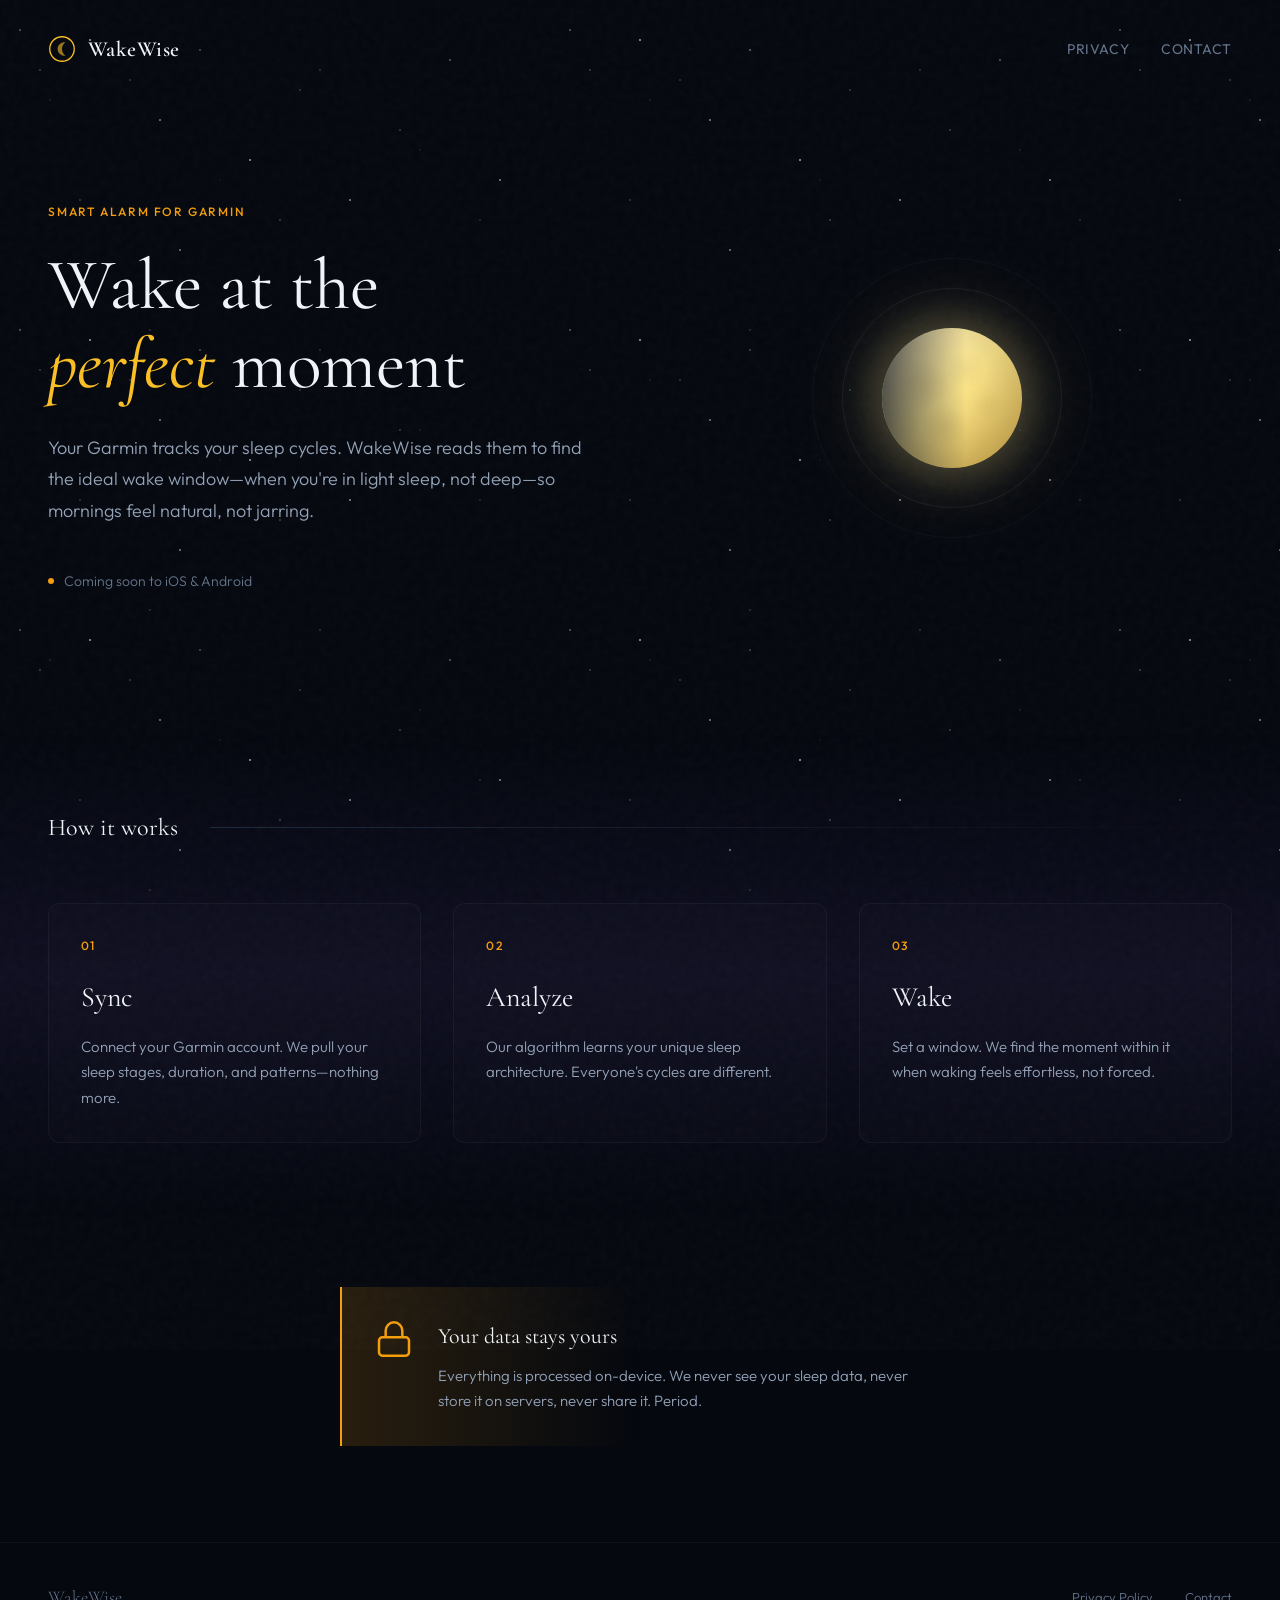
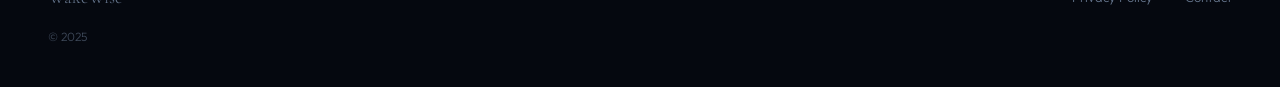
<file: index.html>
<!DOCTYPE html>
<html lang="en">
<head>
    <meta charset="UTF-8">
    <meta name="viewport" content="width=device-width, initial-scale=1.0">
    <title>WakeWise - Smart Sleep Alarm</title>
    <meta name="description" content="WakeWise analyzes your sleep patterns to wake you at the optimal moment, so you feel refreshed every morning.">
    <link rel="stylesheet" href="styles.css">
    <link rel="preconnect" href="https://fonts.googleapis.com">
    <link rel="preconnect" href="https://fonts.gstatic.com" crossorigin>
    <link href="https://fonts.googleapis.com/css2?family=Cormorant+Garamond:ital,wght@0,400;0,600;1,400&family=Outfit:wght@300;400;500&display=swap" rel="stylesheet">
    <link rel="icon" type="image/svg+xml" href="data:image/svg+xml,<svg xmlns='http://www.w3.org/2000/svg' viewBox='0 0 100 100'><text y='.9em' font-size='90'>🌙</text></svg>">
</head>
<body>
    <div class="stars" aria-hidden="true"></div>
    <div class="stars stars--secondary" aria-hidden="true"></div>
    <div class="grain" aria-hidden="true"></div>

    <div class="page-wrapper">
        <header class="header">
            <a href="index.html" class="logo">
                <svg class="logo-moon" viewBox="0 0 32 32" fill="none" xmlns="http://www.w3.org/2000/svg">
                    <circle cx="16" cy="16" r="14" stroke="currentColor" stroke-width="1.5"/>
                    <path d="M20 8C17.5 10 16 13 16 16C16 19 17.5 22 20 24C15 24 11 20.5 11 16C11 11.5 15 8 20 8Z" fill="currentColor" opacity="0.6"/>
                </svg>
                <span class="logo-text">WakeWise</span>
            </a>
            <nav class="nav">
                <a href="privacy-policy.html" class="nav-link">Privacy</a>
                <a href="mailto:justin.ederer@wake-wise.com" class="nav-link">Contact</a>
            </nav>
        </header>

        <main>
            <section class="hero">
                <div class="hero-content">
                    <p class="hero-eyebrow">Smart Alarm for Garmin</p>
                    <h1 class="hero-title">
                        Wake at the<br>
                        <em>perfect</em> moment
                    </h1>
                    <p class="hero-description">
                        Your Garmin tracks your sleep cycles. WakeWise reads them to find the
                        ideal wake window—when you're in light sleep, not deep—so mornings
                        feel natural, not jarring.
                    </p>
                    <div class="hero-status">
                        <span class="status-dot"></span>
                        Coming soon to iOS & Android
                    </div>
                </div>
                <div class="hero-visual">
                    <div class="moon-container">
                        <div class="moon">
                            <div class="moon-glow"></div>
                            <div class="moon-surface"></div>
                            <div class="moon-shadow"></div>
                        </div>
                        <div class="orbit-ring"></div>
                        <div class="orbit-ring orbit-ring--outer"></div>
                    </div>
                </div>
            </section>

            <section class="features">
                <div class="features-header">
                    <h2 class="features-title">How it works</h2>
                    <div class="features-line"></div>
                </div>

                <div class="features-grid">
                    <article class="feature-card">
                        <span class="feature-number">01</span>
                        <h3 class="feature-name">Sync</h3>
                        <p class="feature-text">
                            Connect your Garmin account. We pull your sleep stages,
                            duration, and patterns—nothing more.
                        </p>
                    </article>

                    <article class="feature-card">
                        <span class="feature-number">02</span>
                        <h3 class="feature-name">Analyze</h3>
                        <p class="feature-text">
                            Our algorithm learns your unique sleep architecture.
                            Everyone's cycles are different.
                        </p>
                    </article>

                    <article class="feature-card">
                        <span class="feature-number">03</span>
                        <h3 class="feature-name">Wake</h3>
                        <p class="feature-text">
                            Set a window. We find the moment within it when
                            waking feels effortless, not forced.
                        </p>
                    </article>
                </div>
            </section>

            <section class="principles">
                <div class="principle">
                    <div class="principle-icon">
                        <svg viewBox="0 0 24 24" fill="none" stroke="currentColor" stroke-width="1.5">
                            <rect x="3" y="11" width="18" height="11" rx="2"/>
                            <path d="M7 11V7a5 5 0 0110 0v4"/>
                        </svg>
                    </div>
                    <div class="principle-content">
                        <h3>Your data stays yours</h3>
                        <p>Everything is processed on-device. We never see your sleep data,
                        never store it on servers, never share it. Period.</p>
                    </div>
                </div>
            </section>
        </main>

        <footer class="footer">
            <div class="footer-content">
                <p class="footer-brand">WakeWise</p>
                <nav class="footer-nav">
                    <a href="privacy-policy.html">Privacy Policy</a>
                    <a href="mailto:justin.ederer@wake-wise.com">Contact</a>
                </nav>
            </div>
            <p class="footer-copyright">© 2025</p>
        </footer>
    </div>
</body>
</html>
</file>
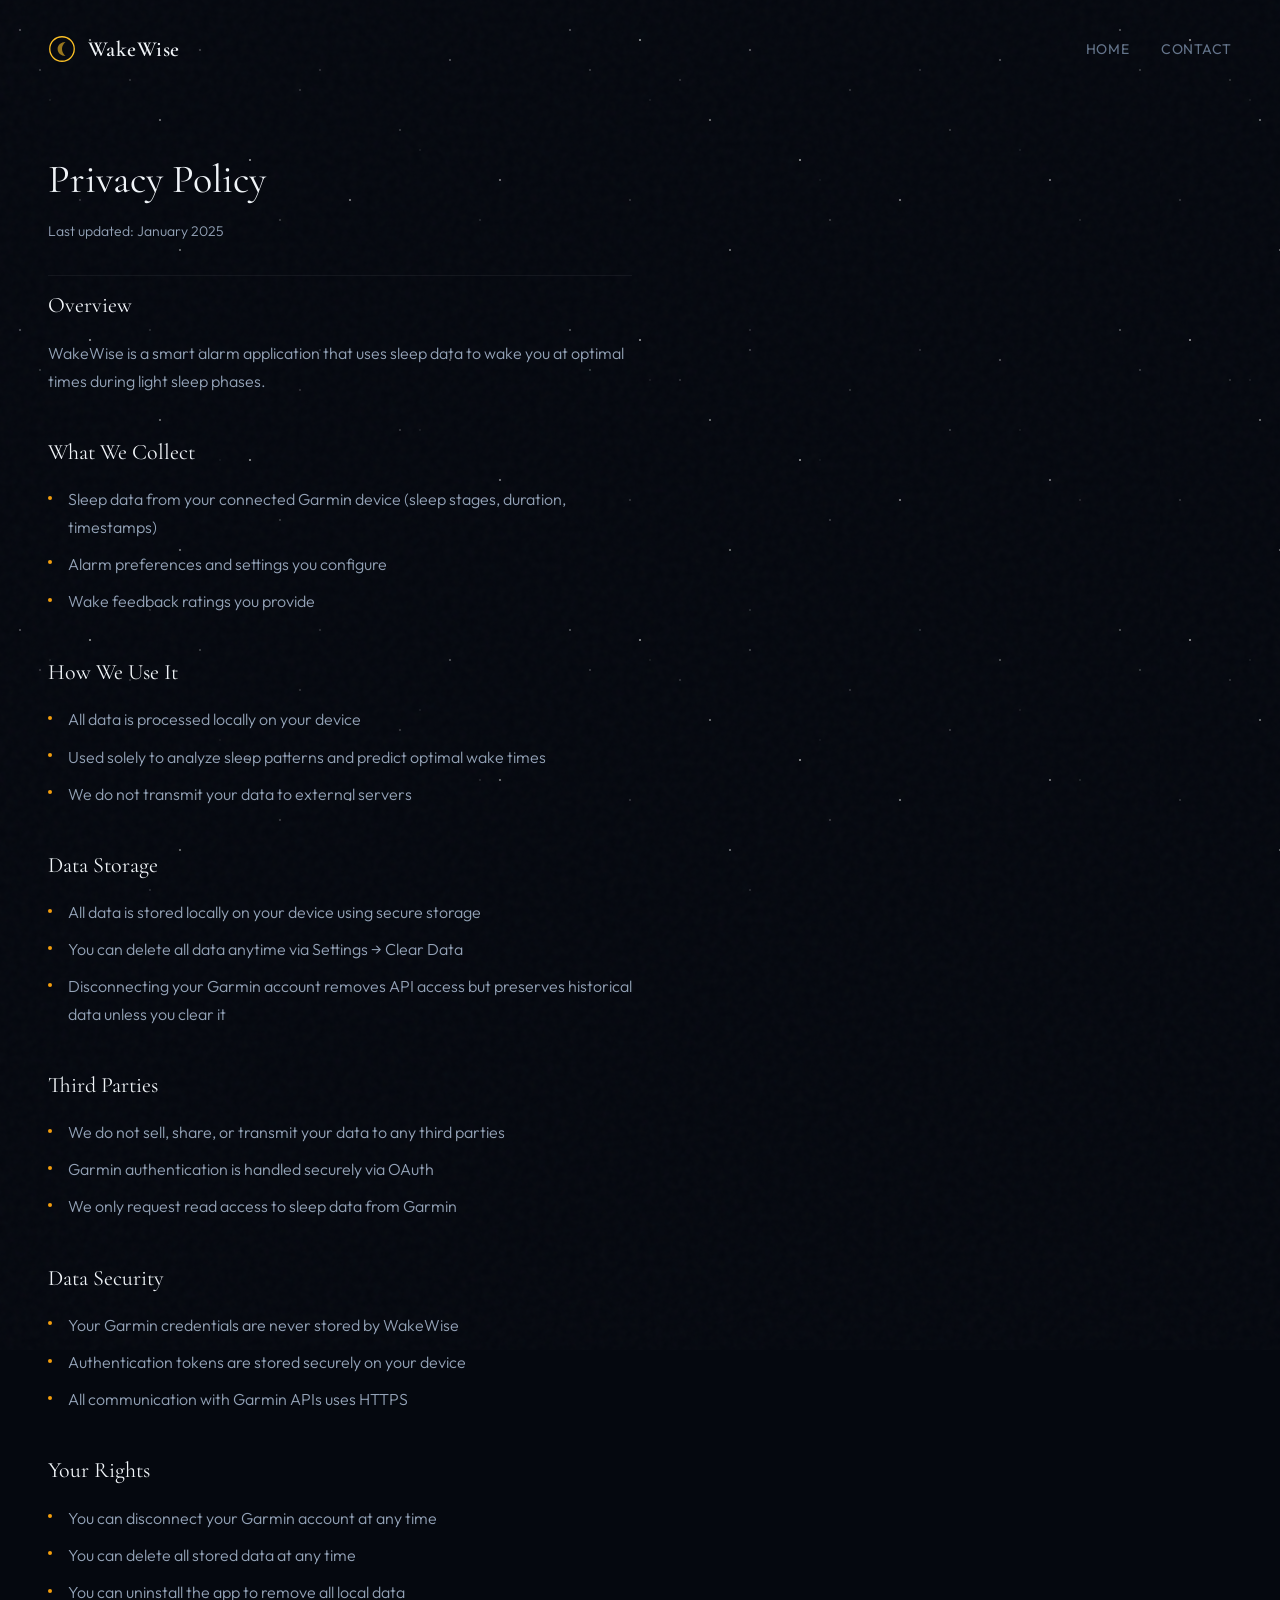
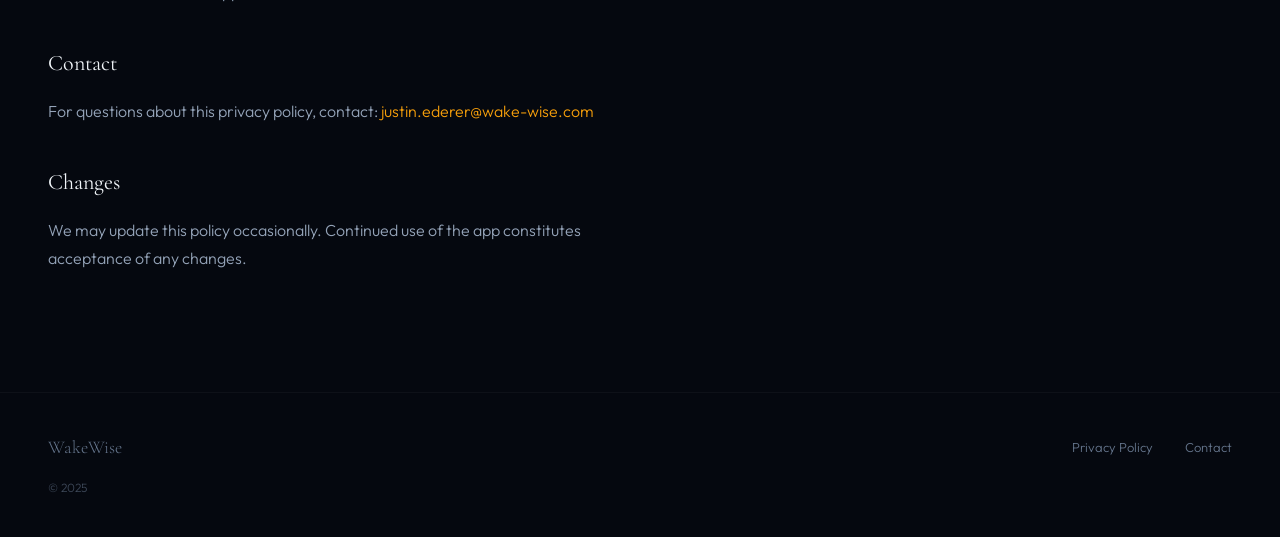
<file: privacy-policy.html>
<!DOCTYPE html>
<html lang="en">
<head>
    <meta charset="UTF-8">
    <meta name="viewport" content="width=device-width, initial-scale=1.0">
    <title>Privacy Policy - WakeWise</title>
    <meta name="description" content="WakeWise Privacy Policy - Learn how we handle your data.">
    <link rel="stylesheet" href="styles.css">
    <link rel="preconnect" href="https://fonts.googleapis.com">
    <link rel="preconnect" href="https://fonts.gstatic.com" crossorigin>
    <link href="https://fonts.googleapis.com/css2?family=Cormorant+Garamond:ital,wght@0,400;0,600;1,400&family=Outfit:wght@300;400;500&display=swap" rel="stylesheet">
    <link rel="icon" type="image/svg+xml" href="data:image/svg+xml,<svg xmlns='http://www.w3.org/2000/svg' viewBox='0 0 100 100'><text y='.9em' font-size='90'>🌙</text></svg>">
</head>
<body>
    <div class="stars" aria-hidden="true"></div>
    <div class="stars stars--secondary" aria-hidden="true"></div>
    <div class="grain" aria-hidden="true"></div>

    <div class="page-wrapper">
        <header class="header">
            <a href="index.html" class="logo">
                <svg class="logo-moon" viewBox="0 0 32 32" fill="none" xmlns="http://www.w3.org/2000/svg">
                    <circle cx="16" cy="16" r="14" stroke="currentColor" stroke-width="1.5"/>
                    <path d="M20 8C17.5 10 16 13 16 16C16 19 17.5 22 20 24C15 24 11 20.5 11 16C11 11.5 15 8 20 8Z" fill="currentColor" opacity="0.6"/>
                </svg>
                <span class="logo-text">WakeWise</span>
            </a>
            <nav class="nav">
                <a href="index.html" class="nav-link">Home</a>
                <a href="mailto:justin.ederer@wake-wise.com" class="nav-link">Contact</a>
            </nav>
        </header>

        <main class="policy-content">
            <h1>Privacy Policy</h1>
            <p class="last-updated">Last updated: January 2025</p>

            <section>
                <h2>Overview</h2>
                <p>WakeWise is a smart alarm application that uses sleep data to wake you at optimal times during light sleep phases.</p>
            </section>

            <section>
                <h2>What We Collect</h2>
                <ul>
                    <li>Sleep data from your connected Garmin device (sleep stages, duration, timestamps)</li>
                    <li>Alarm preferences and settings you configure</li>
                    <li>Wake feedback ratings you provide</li>
                </ul>
            </section>

            <section>
                <h2>How We Use It</h2>
                <ul>
                    <li>All data is processed locally on your device</li>
                    <li>Used solely to analyze sleep patterns and predict optimal wake times</li>
                    <li>We do not transmit your data to external servers</li>
                </ul>
            </section>

            <section>
                <h2>Data Storage</h2>
                <ul>
                    <li>All data is stored locally on your device using secure storage</li>
                    <li>You can delete all data anytime via Settings → Clear Data</li>
                    <li>Disconnecting your Garmin account removes API access but preserves historical data unless you clear it</li>
                </ul>
            </section>

            <section>
                <h2>Third Parties</h2>
                <ul>
                    <li>We do not sell, share, or transmit your data to any third parties</li>
                    <li>Garmin authentication is handled securely via OAuth</li>
                    <li>We only request read access to sleep data from Garmin</li>
                </ul>
            </section>

            <section>
                <h2>Data Security</h2>
                <ul>
                    <li>Your Garmin credentials are never stored by WakeWise</li>
                    <li>Authentication tokens are stored securely on your device</li>
                    <li>All communication with Garmin APIs uses HTTPS</li>
                </ul>
            </section>

            <section>
                <h2>Your Rights</h2>
                <ul>
                    <li>You can disconnect your Garmin account at any time</li>
                    <li>You can delete all stored data at any time</li>
                    <li>You can uninstall the app to remove all local data</li>
                </ul>
            </section>

            <section>
                <h2>Contact</h2>
                <p>For questions about this privacy policy, contact: <a href="mailto:justin.ederer@wake-wise.com">justin.ederer@wake-wise.com</a></p>
            </section>

            <section>
                <h2>Changes</h2>
                <p>We may update this policy occasionally. Continued use of the app constitutes acceptance of any changes.</p>
            </section>
        </main>

        <footer class="footer">
            <div class="footer-content">
                <p class="footer-brand">WakeWise</p>
                <nav class="footer-nav">
                    <a href="privacy-policy.html">Privacy Policy</a>
                    <a href="mailto:justin.ederer@wake-wise.com">Contact</a>
                </nav>
            </div>
            <p class="footer-copyright">© 2025</p>
        </footer>
    </div>
</body>
</html>
</file>
<file: styles.css>
/* ============================================
   WakeWise - Midnight Observatory Theme
   ============================================ */

*, *::before, *::after {
    margin: 0;
    padding: 0;
    box-sizing: border-box;
}

:root {
    /* Night sky palette */
    --void: #05080f;
    --midnight: #0a1020;
    --deep: #101828;
    --slate: #1e293b;

    /* Text */
    --text-bright: #f1f5f9;
    --text-dim: #94a3b8;
    --text-muted: #64748b;

    /* Accent - warm amber for "wake" */
    --amber: #f59e0b;
    --amber-glow: rgba(245, 158, 11, 0.15);
    --amber-soft: #fbbf24;

    /* Celestial accents */
    --nebula: rgba(139, 92, 246, 0.08);
    --star: rgba(255, 255, 255, 0.9);

    /* Typography */
    --font-display: 'Cormorant Garamond', Georgia, serif;
    --font-body: 'Outfit', -apple-system, sans-serif;
}

html {
    font-size: 16px;
    scroll-behavior: smooth;
}

body {
    font-family: var(--font-body);
    background: var(--void);
    color: var(--text-dim);
    line-height: 1.6;
    min-height: 100vh;
    overflow-x: hidden;
    font-weight: 300;
}

/* ============================================
   Animated Star Field
   ============================================ */

.stars {
    position: fixed;
    top: 0;
    left: 0;
    width: 100%;
    height: 100%;
    pointer-events: none;
    z-index: 0;
    background-image:
        radial-gradient(1px 1px at 20px 30px, var(--star), transparent),
        radial-gradient(1px 1px at 40px 70px, rgba(255,255,255,0.6), transparent),
        radial-gradient(1.5px 1.5px at 90px 40px, var(--star), transparent),
        radial-gradient(1px 1px at 130px 80px, rgba(255,255,255,0.5), transparent),
        radial-gradient(1.2px 1.2px at 160px 120px, var(--star), transparent),
        radial-gradient(1px 1px at 200px 50px, rgba(255,255,255,0.7), transparent),
        radial-gradient(1.5px 1.5px at 250px 160px, var(--star), transparent),
        radial-gradient(1px 1px at 300px 90px, rgba(255,255,255,0.5), transparent),
        radial-gradient(1.3px 1.3px at 350px 200px, var(--star), transparent),
        radial-gradient(1px 1px at 400px 130px, rgba(255,255,255,0.6), transparent),
        radial-gradient(1px 1px at 450px 60px, var(--star), transparent),
        radial-gradient(1.4px 1.4px at 500px 180px, rgba(255,255,255,0.8), transparent),
        radial-gradient(1px 1px at 80px 200px, rgba(255,255,255,0.5), transparent),
        radial-gradient(1.2px 1.2px at 180px 250px, var(--star), transparent),
        radial-gradient(1px 1px at 280px 220px, rgba(255,255,255,0.6), transparent);
    background-size: 550px 300px;
    animation: twinkle 8s ease-in-out infinite alternate;
}

.stars--secondary {
    background-image:
        radial-gradient(1px 1px at 50px 100px, rgba(255,255,255,0.4), transparent),
        radial-gradient(1.2px 1.2px at 150px 50px, rgba(255,255,255,0.5), transparent),
        radial-gradient(1px 1px at 220px 180px, rgba(255,255,255,0.3), transparent),
        radial-gradient(1.3px 1.3px at 320px 70px, rgba(255,255,255,0.5), transparent),
        radial-gradient(1px 1px at 420px 150px, rgba(255,255,255,0.4), transparent),
        radial-gradient(1.1px 1.1px at 480px 220px, rgba(255,255,255,0.5), transparent);
    background-size: 600px 280px;
    animation: twinkle 12s ease-in-out infinite alternate-reverse;
    opacity: 0.6;
}

@keyframes twinkle {
    0% { opacity: 0.5; }
    100% { opacity: 1; }
}

/* ============================================
   Grain Texture Overlay
   ============================================ */

.grain {
    position: fixed;
    top: -50%;
    left: -50%;
    right: -50%;
    bottom: -50%;
    width: 200%;
    height: 200%;
    pointer-events: none;
    z-index: 1000;
    opacity: 0.03;
    background-image: url("data:image/svg+xml,%3Csvg viewBox='0 0 256 256' xmlns='http://www.w3.org/2000/svg'%3E%3Cfilter id='noise'%3E%3CfeTurbulence type='fractalNoise' baseFrequency='0.9' numOctaves='4' stitchTiles='stitch'/%3E%3C/filter%3E%3Crect width='100%25' height='100%25' filter='url(%23noise)'/%3E%3C/svg%3E");
    animation: grain 0.5s steps(1) infinite;
}

@keyframes grain {
    0%, 100% { transform: translate(0, 0); }
    10% { transform: translate(-1%, -1%); }
    20% { transform: translate(1%, 1%); }
    30% { transform: translate(-1%, 1%); }
    40% { transform: translate(1%, -1%); }
    50% { transform: translate(-1%, 0%); }
    60% { transform: translate(1%, 0%); }
    70% { transform: translate(0%, 1%); }
    80% { transform: translate(0%, -1%); }
    90% { transform: translate(1%, 1%); }
}

/* ============================================
   Layout
   ============================================ */

.page-wrapper {
    position: relative;
    z-index: 1;
    min-height: 100vh;
    display: flex;
    flex-direction: column;
}

/* ============================================
   Header
   ============================================ */

.header {
    display: flex;
    justify-content: space-between;
    align-items: center;
    padding: 2rem 3rem;
    animation: fadeDown 0.8s ease-out;
}

@keyframes fadeDown {
    from {
        opacity: 0;
        transform: translateY(-12px);
    }
    to {
        opacity: 1;
        transform: translateY(0);
    }
}

.logo {
    display: flex;
    align-items: center;
    gap: 0.75rem;
    text-decoration: none;
    color: var(--text-bright);
}

.logo-moon {
    width: 28px;
    height: 28px;
    color: var(--amber-soft);
    transition: transform 0.4s ease;
}

.logo:hover .logo-moon {
    transform: rotate(-15deg);
}

.logo-text {
    font-family: var(--font-display);
    font-size: 1.35rem;
    font-weight: 600;
    letter-spacing: 0.02em;
}

.nav {
    display: flex;
    gap: 2rem;
}

.nav-link {
    color: var(--text-muted);
    text-decoration: none;
    font-size: 0.875rem;
    font-weight: 400;
    letter-spacing: 0.04em;
    text-transform: uppercase;
    transition: color 0.25s ease;
}

.nav-link:hover {
    color: var(--text-bright);
}

/* ============================================
   Hero Section
   ============================================ */

.hero {
    display: grid;
    grid-template-columns: 1fr 1fr;
    gap: 4rem;
    align-items: center;
    padding: 4rem 3rem 6rem;
    min-height: 70vh;
}

.hero-content {
    max-width: 540px;
}

.hero-eyebrow {
    font-size: 0.75rem;
    font-weight: 500;
    letter-spacing: 0.15em;
    text-transform: uppercase;
    color: var(--amber);
    margin-bottom: 1.5rem;
    animation: fadeUp 0.7s ease-out 0.2s both;
}

@keyframes fadeUp {
    from {
        opacity: 0;
        transform: translateY(20px);
    }
    to {
        opacity: 1;
        transform: translateY(0);
    }
}

.hero-title {
    font-family: var(--font-display);
    font-size: clamp(2.75rem, 6vw, 4.5rem);
    font-weight: 400;
    line-height: 1.1;
    color: var(--text-bright);
    margin-bottom: 1.75rem;
    animation: fadeUp 0.7s ease-out 0.35s both;
}

.hero-title em {
    font-style: italic;
    color: var(--amber-soft);
}

.hero-description {
    font-size: 1.125rem;
    line-height: 1.75;
    color: var(--text-dim);
    margin-bottom: 2.5rem;
    animation: fadeUp 0.7s ease-out 0.5s both;
}

.hero-status {
    display: inline-flex;
    align-items: center;
    gap: 0.625rem;
    font-size: 0.875rem;
    color: var(--text-muted);
    animation: fadeUp 0.7s ease-out 0.65s both;
}

.status-dot {
    width: 6px;
    height: 6px;
    background: var(--amber);
    border-radius: 50%;
    animation: pulse 2s ease-in-out infinite;
}

@keyframes pulse {
    0%, 100% { opacity: 1; box-shadow: 0 0 0 0 var(--amber-glow); }
    50% { opacity: 0.7; box-shadow: 0 0 0 6px transparent; }
}

/* Hero Visual - Moon */
.hero-visual {
    display: flex;
    justify-content: center;
    align-items: center;
    animation: fadeUp 1s ease-out 0.4s both;
}

.moon-container {
    position: relative;
    width: 280px;
    height: 280px;
    display: flex;
    justify-content: center;
    align-items: center;
}

.moon {
    position: relative;
    width: 140px;
    height: 140px;
    border-radius: 50%;
    background: linear-gradient(135deg, #fef3c7 0%, #fde68a 50%, #d4a843 100%);
    box-shadow:
        0 0 60px rgba(253, 230, 138, 0.3),
        0 0 120px rgba(253, 230, 138, 0.15),
        inset -20px -10px 40px rgba(0, 0, 0, 0.15);
    animation: float 6s ease-in-out infinite;
}

@keyframes float {
    0%, 100% { transform: translateY(0); }
    50% { transform: translateY(-10px); }
}

.moon-glow {
    position: absolute;
    inset: -30px;
    border-radius: 50%;
    background: radial-gradient(circle, rgba(253, 230, 138, 0.15) 0%, transparent 70%);
}

.moon-surface {
    position: absolute;
    inset: 0;
    border-radius: 50%;
    background-image:
        radial-gradient(circle at 30% 40%, rgba(0,0,0,0.05) 0%, transparent 20%),
        radial-gradient(circle at 60% 30%, rgba(0,0,0,0.04) 0%, transparent 15%),
        radial-gradient(circle at 45% 70%, rgba(0,0,0,0.06) 0%, transparent 18%),
        radial-gradient(circle at 75% 55%, rgba(0,0,0,0.03) 0%, transparent 12%);
}

.moon-shadow {
    position: absolute;
    inset: 0;
    border-radius: 50%;
    background: linear-gradient(to left, transparent 40%, rgba(10, 16, 32, 0.7) 100%);
}

.orbit-ring {
    position: absolute;
    width: 220px;
    height: 220px;
    border: 1px solid rgba(255, 255, 255, 0.06);
    border-radius: 50%;
    animation: spin 30s linear infinite;
}

.orbit-ring--outer {
    width: 280px;
    height: 280px;
    border-color: rgba(255, 255, 255, 0.03);
    animation-duration: 45s;
    animation-direction: reverse;
}

@keyframes spin {
    from { transform: rotate(0deg); }
    to { transform: rotate(360deg); }
}

/* ============================================
   Features Section
   ============================================ */

.features {
    padding: 5rem 3rem;
    background: linear-gradient(180deg, transparent 0%, var(--nebula) 50%, transparent 100%);
}

.features-header {
    display: flex;
    align-items: center;
    gap: 2rem;
    margin-bottom: 3.5rem;
}

.features-title {
    font-family: var(--font-display);
    font-size: 1.5rem;
    font-weight: 400;
    color: var(--text-bright);
    white-space: nowrap;
}

.features-line {
    flex: 1;
    height: 1px;
    background: linear-gradient(90deg, var(--slate) 0%, transparent 100%);
}

.features-grid {
    display: grid;
    grid-template-columns: repeat(3, 1fr);
    gap: 2rem;
}

.feature-card {
    padding: 2rem;
    border: 1px solid rgba(255, 255, 255, 0.04);
    border-radius: 12px;
    background: rgba(255, 255, 255, 0.01);
    transition: all 0.35s ease;
}

.feature-card:hover {
    border-color: rgba(255, 255, 255, 0.08);
    background: rgba(255, 255, 255, 0.02);
    transform: translateY(-4px);
}

.feature-number {
    display: block;
    font-size: 0.75rem;
    font-weight: 500;
    letter-spacing: 0.1em;
    color: var(--amber);
    margin-bottom: 1.25rem;
}

.feature-name {
    font-family: var(--font-display);
    font-size: 1.75rem;
    font-weight: 400;
    color: var(--text-bright);
    margin-bottom: 0.875rem;
}

.feature-text {
    font-size: 0.9375rem;
    line-height: 1.7;
    color: var(--text-dim);
}

/* ============================================
   Principles Section
   ============================================ */

.principles {
    padding: 4rem 3rem 6rem;
}

.principle {
    display: flex;
    align-items: flex-start;
    gap: 1.5rem;
    max-width: 600px;
    margin: 0 auto;
    padding: 2rem;
    border-left: 2px solid var(--amber);
    background: linear-gradient(90deg, var(--amber-glow) 0%, transparent 50%);
}

.principle-icon {
    flex-shrink: 0;
    width: 40px;
    height: 40px;
    color: var(--amber);
}

.principle-icon svg {
    width: 100%;
    height: 100%;
}

.principle-content h3 {
    font-family: var(--font-display);
    font-size: 1.375rem;
    font-weight: 400;
    color: var(--text-bright);
    margin-bottom: 0.5rem;
}

.principle-content p {
    font-size: 0.9375rem;
    line-height: 1.7;
    color: var(--text-dim);
}

/* ============================================
   Footer
   ============================================ */

.footer {
    margin-top: auto;
    padding: 2.5rem 3rem;
    border-top: 1px solid rgba(255, 255, 255, 0.04);
}

.footer-content {
    display: flex;
    justify-content: space-between;
    align-items: center;
    margin-bottom: 1rem;
}

.footer-brand {
    font-family: var(--font-display);
    font-size: 1.125rem;
    color: var(--text-muted);
}

.footer-nav {
    display: flex;
    gap: 2rem;
}

.footer-nav a {
    color: var(--text-muted);
    text-decoration: none;
    font-size: 0.8125rem;
    transition: color 0.25s ease;
}

.footer-nav a:hover {
    color: var(--text-bright);
}

.footer-copyright {
    font-size: 0.75rem;
    color: var(--text-muted);
    opacity: 0.6;
}

/* ============================================
   Privacy Policy Page
   ============================================ */

.policy-content {
    max-width: 680px;
    padding: 3rem 3rem 5rem;
}

.policy-content h1 {
    font-family: var(--font-display);
    font-size: 2.5rem;
    font-weight: 400;
    color: var(--text-bright);
    margin-bottom: 0.5rem;
}

.last-updated {
    font-size: 0.875rem;
    color: var(--text-muted);
    margin-bottom: 3rem;
    padding-bottom: 2rem;
    border-bottom: 1px solid rgba(255, 255, 255, 0.06);
}

.policy-content section {
    margin-bottom: 2.5rem;
}

.policy-content h2 {
    font-family: var(--font-display);
    font-size: 1.375rem;
    font-weight: 400;
    color: var(--text-bright);
    margin-bottom: 1rem;
}

.policy-content p {
    color: var(--text-dim);
    margin-bottom: 0.75rem;
    line-height: 1.75;
}

.policy-content ul {
    list-style: none;
    padding-left: 0;
}

.policy-content li {
    color: var(--text-dim);
    padding-left: 1.25rem;
    position: relative;
    margin-bottom: 0.625rem;
    line-height: 1.7;
}

.policy-content li::before {
    content: "";
    position: absolute;
    left: 0;
    top: 0.6em;
    width: 4px;
    height: 4px;
    background: var(--amber);
    border-radius: 50%;
}

.policy-content a {
    color: var(--amber);
    text-decoration: none;
    transition: opacity 0.2s ease;
}

.policy-content a:hover {
    opacity: 0.8;
}

/* ============================================
   Responsive
   ============================================ */

@media (max-width: 900px) {
    .hero {
        grid-template-columns: 1fr;
        text-align: center;
        gap: 3rem;
    }

    .hero-content {
        max-width: 100%;
        order: 2;
    }

    .hero-visual {
        order: 1;
    }

    .moon-container {
        width: 200px;
        height: 200px;
    }

    .moon {
        width: 100px;
        height: 100px;
    }

    .orbit-ring {
        width: 160px;
        height: 160px;
    }

    .orbit-ring--outer {
        width: 200px;
        height: 200px;
    }

    .features-grid {
        grid-template-columns: 1fr;
        gap: 1.5rem;
    }
}

@media (max-width: 600px) {
    .header {
        padding: 1.5rem;
    }

    .hero {
        padding: 2rem 1.5rem 4rem;
    }

    .hero-title {
        font-size: 2.25rem;
    }

    .features {
        padding: 3rem 1.5rem;
    }

    .principles {
        padding: 2rem 1.5rem 4rem;
    }

    .principle {
        flex-direction: column;
        gap: 1rem;
        padding: 1.5rem;
    }

    .footer {
        padding: 2rem 1.5rem;
    }

    .footer-content {
        flex-direction: column;
        gap: 1rem;
        text-align: center;
    }

    .policy-content {
        padding: 2rem 1.5rem;
    }

    .policy-content h1 {
        font-size: 2rem;
    }
}
</file>
